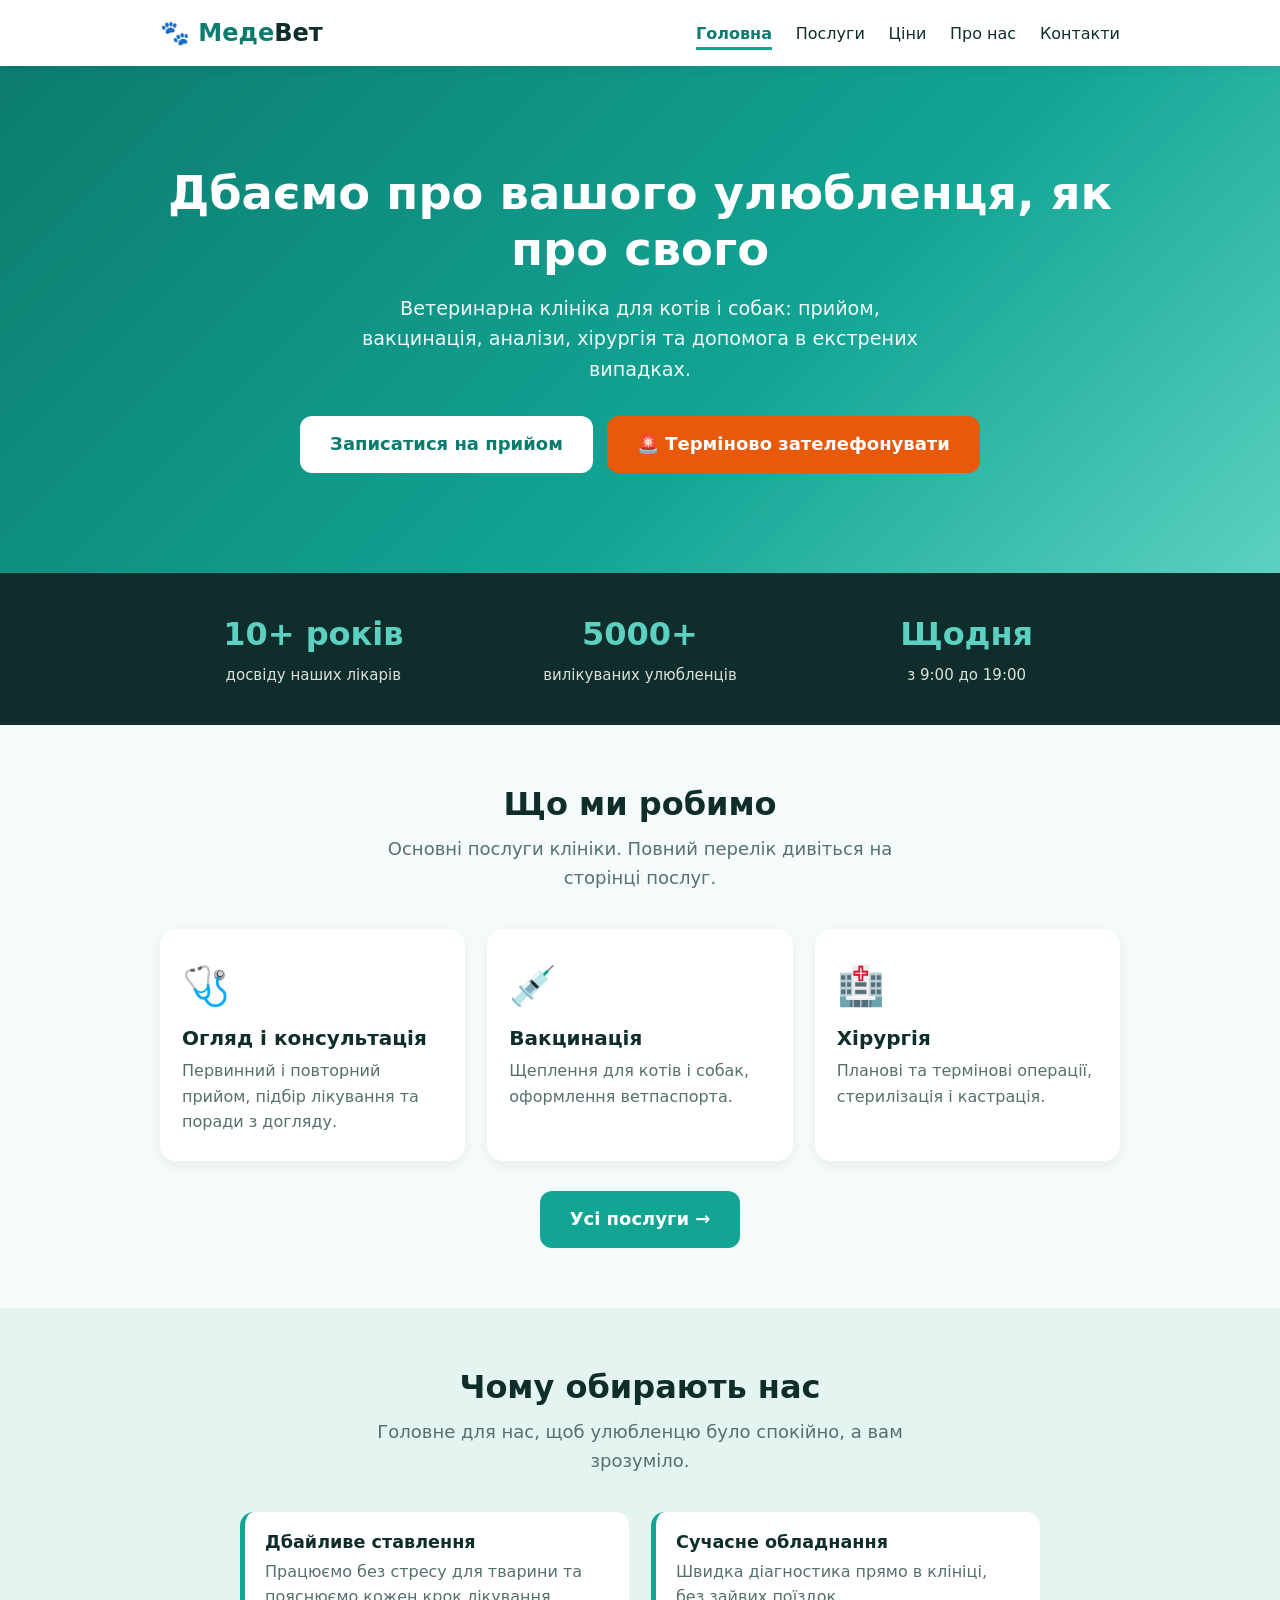
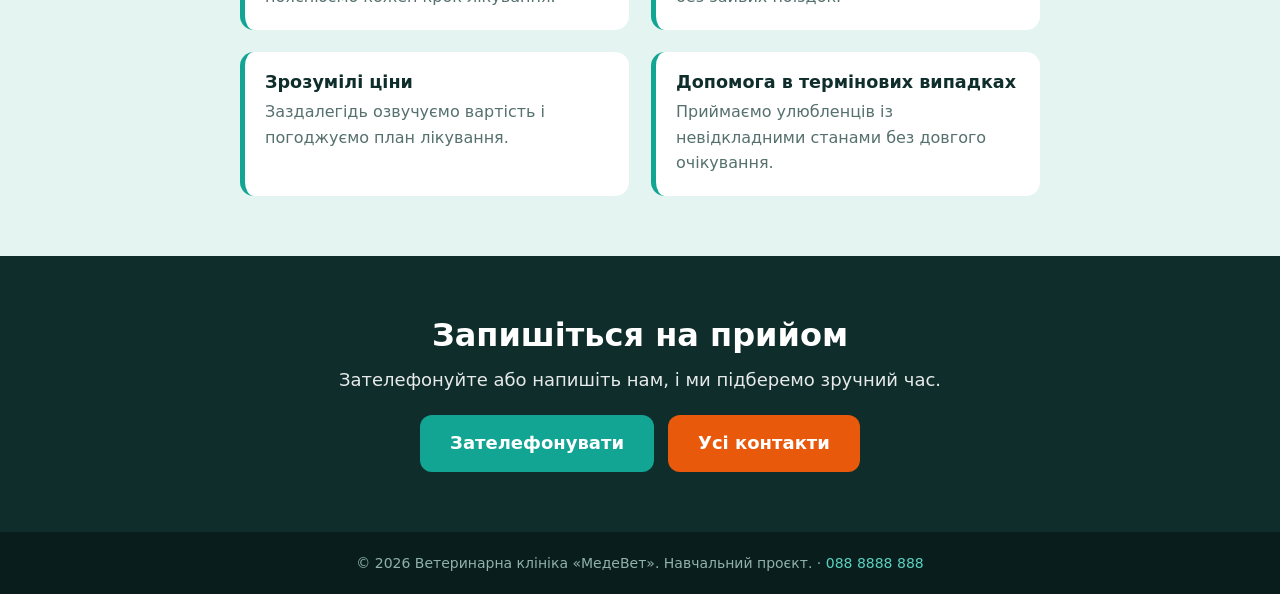
<file: index.html>
<!DOCTYPE html>
<html lang="uk">
<head>
  <meta charset="UTF-8">
  <meta name="viewport" content="width=device-width, initial-scale=1.0">
  <title>МедеВет — ветеринарна клініка</title>
  <meta name="description" content="Ветеринарна клініка «МедеВет»: прийом, вакцинація, аналізи, хірургія та допомога в екстрених випадках для котів і собак.">
  <!-- Підключаємо спільні стилі -->
  <link rel="stylesheet" href="style.css">
</head>
<body>

  <header>
    <div class="nav">
      <a class="logo" href="index.html">🐾 Меде<span>Вет</span></a>
      <nav>
        <a href="index.html" class="active">Головна</a>
        <a href="services.html">Послуги</a>
        <a href="prices.html">Ціни</a>
        <a href="about.html">Про нас</a>
        <a href="contacts.html">Контакти</a>
      </nav>
    </div>
  </header>

  <section class="hero">
    <div class="container">
      <h1>Дбаємо про вашого улюбленця, як про свого</h1>
      <p>Ветеринарна клініка для котів і собак: прийом, вакцинація, аналізи, хірургія та допомога в екстрених випадках.</p>
      <div class="btn-row">
        <a href="contacts.html" class="btn">Записатися на прийом</a>
        <a href="tel:+380888888888" class="btn btn-alert">🚨 Терміново зателефонувати</a>
      </div>
    </div>
  </section>

  <div class="stats">
    <div class="container">
      <div><strong>10+ років</strong><span>досвіду наших лікарів</span></div>
      <div><strong>5000+</strong><span>вилікуваних улюбленців</span></div>
      <div><strong>Щодня</strong><span>з 9:00 до 19:00</span></div>
    </div>
  </div>

  <section>
    <div class="container">
      <h2>Що ми робимо</h2>
      <p class="subtitle">Основні послуги клініки. Повний перелік дивіться на сторінці послуг.</p>
      <div class="cards">
        <div class="card">
          <div class="icon">🩺</div>
          <h3>Огляд і консультація</h3>
          <p>Первинний і повторний прийом, підбір лікування та поради з догляду.</p>
        </div>
        <div class="card">
          <div class="icon">💉</div>
          <h3>Вакцинація</h3>
          <p>Щеплення для котів і собак, оформлення ветпаспорта.</p>
        </div>
        <div class="card">
          <div class="icon">🏥</div>
          <h3>Хірургія</h3>
          <p>Планові та термінові операції, стерилізація і кастрація.</p>
        </div>
      </div>
      <div class="more"><a href="services.html" class="btn">Усі послуги →</a></div>
    </div>
  </section>

  <section style="background: var(--soft);">
    <div class="container">
      <h2>Чому обирають нас</h2>
      <p class="subtitle">Головне для нас, щоб улюбленцю було спокійно, а вам зрозуміло.</p>
      <div class="why">
        <div><h3>Дбайливе ставлення</h3><p>Працюємо без стресу для тварини та пояснюємо кожен крок лікування.</p></div>
        <div><h3>Сучасне обладнання</h3><p>Швидка діагностика прямо в клініці, без зайвих поїздок.</p></div>
        <div><h3>Зрозумілі ціни</h3><p>Заздалегідь озвучуємо вартість і погоджуємо план лікування.</p></div>
        <div><h3>Допомога в термінових випадках</h3><p>Приймаємо улюбленців із невідкладними станами без довгого очікування.</p></div>
      </div>
    </div>
  </section>

  <section class="cta">
    <div class="container">
      <h2>Запишіться на прийом</h2>
      <p>Зателефонуйте або напишіть нам, і ми підберемо зручний час.</p>
      <div class="btn-row">
        <a href="tel:+380888888888" class="btn">Зателефонувати</a>
        <a href="contacts.html" class="btn btn-alert">Усі контакти</a>
      </div>
    </div>
  </section>

  <footer>
    © 2026 Ветеринарна клініка «МедеВет». Навчальний проєкт. · <a href="tel:+380888888888">088 8888 888</a>
  </footer>

</body>
</html>
</file>
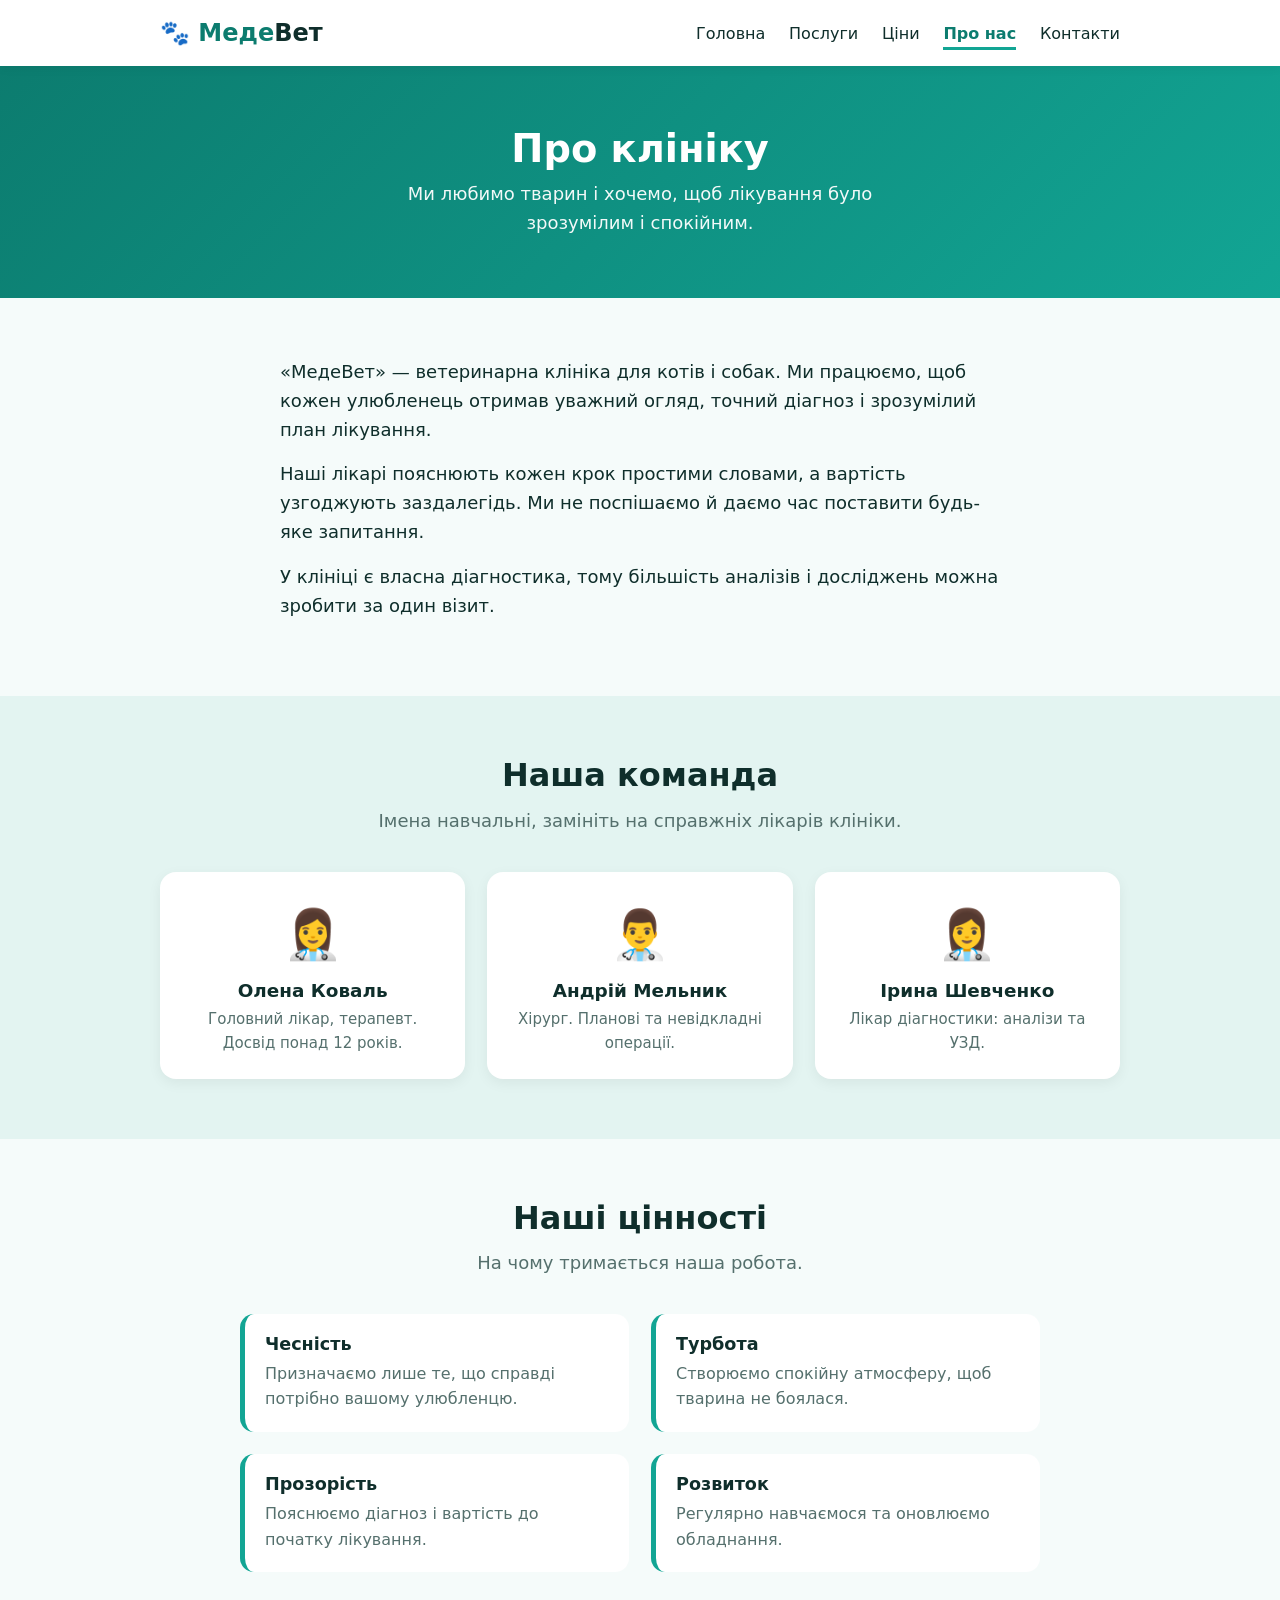
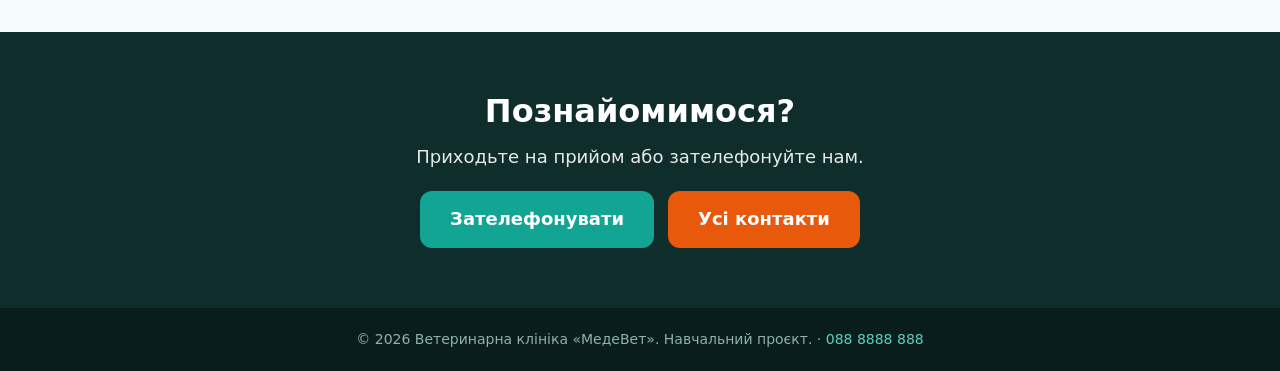
<file: about.html>
<!DOCTYPE html>
<html lang="uk">
<head>
  <meta charset="UTF-8">
  <meta name="viewport" content="width=device-width, initial-scale=1.0">
  <title>Про нас — МедеВет</title>
  <meta name="description" content="Про ветеринарну клініку «МедеВет»: наш підхід, команда лікарів і цінності.">
  <link rel="stylesheet" href="style.css">
</head>
<body>

  <header>
    <div class="nav">
      <a class="logo" href="index.html">🐾 Меде<span>Вет</span></a>
      <nav>
        <a href="index.html">Головна</a>
        <a href="services.html">Послуги</a>
        <a href="prices.html">Ціни</a>
        <a href="about.html" class="active">Про нас</a>
        <a href="contacts.html">Контакти</a>
      </nav>
    </div>
  </header>

  <div class="page-hero">
    <div class="container">
      <h1>Про клініку</h1>
      <p>Ми любимо тварин і хочемо, щоб лікування було зрозумілим і спокійним.</p>
    </div>
  </div>

  <section>
    <div class="container">
      <div class="text-block">
        <!-- Текст навчальний: заміни на реальну історію клініки -->
        <p>«МедеВет» — ветеринарна клініка для котів і собак. Ми працюємо, щоб кожен улюбленець отримав уважний огляд, точний діагноз і зрозумілий план лікування.</p>
        <p>Наші лікарі пояснюють кожен крок простими словами, а вартість узгоджують заздалегідь. Ми не поспішаємо й даємо час поставити будь-яке запитання.</p>
        <p>У клініці є власна діагностика, тому більшість аналізів і досліджень можна зробити за один візит.</p>
      </div>
    </div>
  </section>

  <section style="background: var(--soft);">
    <div class="container">
      <h2>Наша команда</h2>
      <p class="subtitle">Імена навчальні, замініть на справжніх лікарів клініки.</p>
      <div class="team">
        <div class="person">
          <div class="avatar">👩‍⚕️</div>
          <h3>Олена Коваль</h3>
          <p>Головний лікар, терапевт. Досвід понад 12 років.</p>
        </div>
        <div class="person">
          <div class="avatar">👨‍⚕️</div>
          <h3>Андрій Мельник</h3>
          <p>Хірург. Планові та невідкладні операції.</p>
        </div>
        <div class="person">
          <div class="avatar">👩‍⚕️</div>
          <h3>Ірина Шевченко</h3>
          <p>Лікар діагностики: аналізи та УЗД.</p>
        </div>
      </div>
    </div>
  </section>

  <section>
    <div class="container">
      <h2>Наші цінності</h2>
      <p class="subtitle">На чому тримається наша робота.</p>
      <div class="why">
        <div><h3>Чесність</h3><p>Призначаємо лише те, що справді потрібно вашому улюбленцю.</p></div>
        <div><h3>Турбота</h3><p>Створюємо спокійну атмосферу, щоб тварина не боялася.</p></div>
        <div><h3>Прозорість</h3><p>Пояснюємо діагноз і вартість до початку лікування.</p></div>
        <div><h3>Розвиток</h3><p>Регулярно навчаємося та оновлюємо обладнання.</p></div>
      </div>
    </div>
  </section>

  <section class="cta">
    <div class="container">
      <h2>Познайомимося?</h2>
      <p>Приходьте на прийом або зателефонуйте нам.</p>
      <div class="btn-row">
        <a href="tel:+380888888888" class="btn">Зателефонувати</a>
        <a href="contacts.html" class="btn btn-alert">Усі контакти</a>
      </div>
    </div>
  </section>

  <footer>
    © 2026 Ветеринарна клініка «МедеВет». Навчальний проєкт. · <a href="tel:+380888888888">088 8888 888</a>
  </footer>

</body>
</html>
</file>
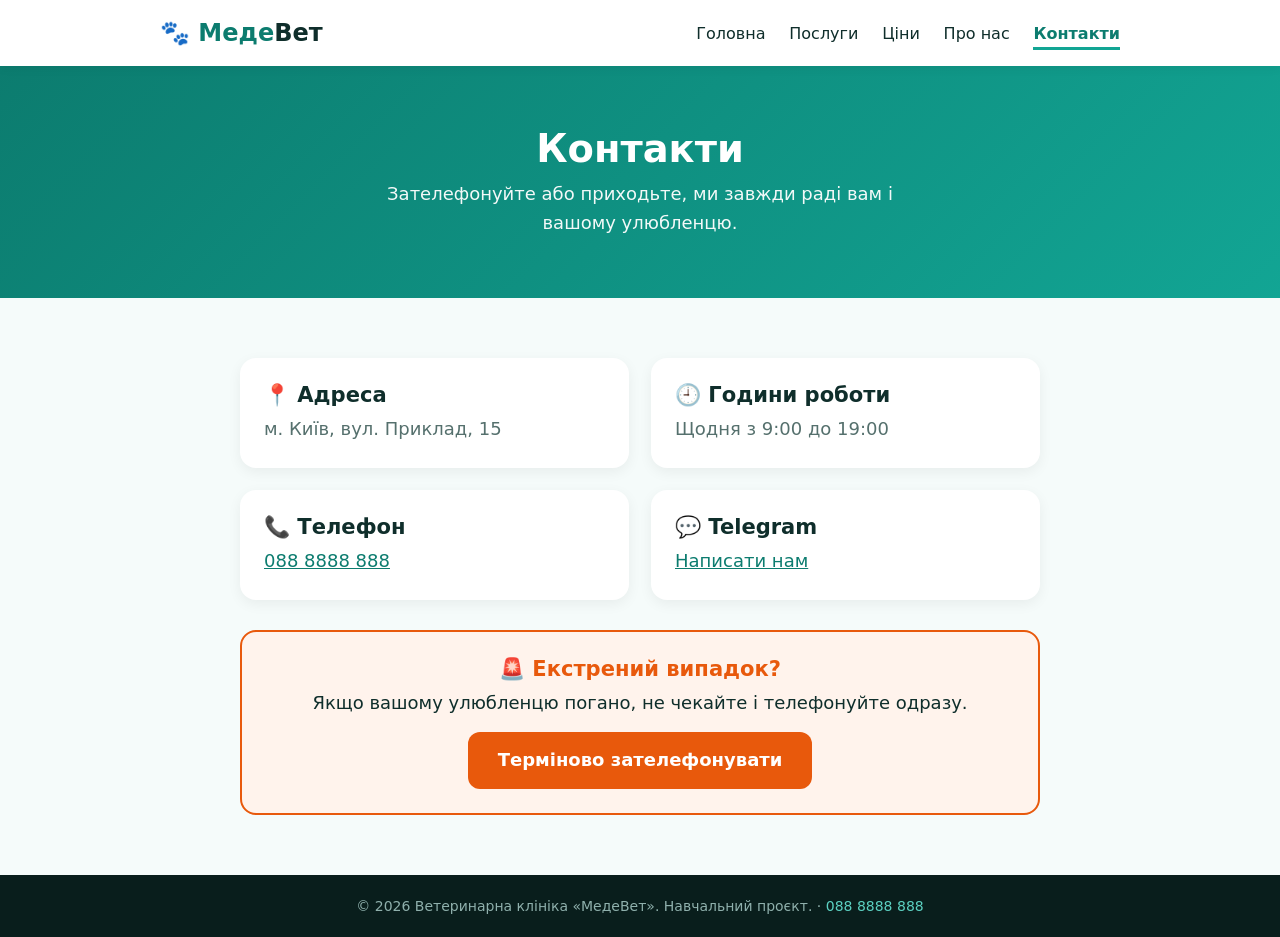
<file: contacts.html>
<!DOCTYPE html>
<html lang="uk">
<head>
  <meta charset="UTF-8">
  <meta name="viewport" content="width=device-width, initial-scale=1.0">
  <title>Контакти — МедеВет</title>
  <meta name="description" content="Контакти ветеринарної клініки «МедеВет»: адреса, телефон, години роботи.">
  <link rel="stylesheet" href="style.css">
</head>
<body>

  <header>
    <div class="nav">
      <a class="logo" href="index.html">🐾 Меде<span>Вет</span></a>
      <nav>
        <a href="index.html">Головна</a>
        <a href="services.html">Послуги</a>
        <a href="prices.html">Ціни</a>
        <a href="about.html">Про нас</a>
        <a href="contacts.html" class="active">Контакти</a>
      </nav>
    </div>
  </header>

  <div class="page-hero">
    <div class="container">
      <h1>Контакти</h1>
      <p>Зателефонуйте або приходьте, ми завжди раді вам і вашому улюбленцю.</p>
    </div>
  </div>

  <section>
    <div class="container">
      <div class="contact-grid">
        <div class="contact-card">
          <h3>📍 Адреса</h3>
          <!-- Адреса навчальна: заміни на реальну -->
          <p>м. Київ, вул. Приклад, 15</p>
        </div>
        <div class="contact-card">
          <h3>🕘 Години роботи</h3>
          <p>Щодня з 9:00 до 19:00</p>
        </div>
        <div class="contact-card">
          <h3>📞 Телефон</h3>
          <p><a href="tel:+380888888888">088 8888 888</a></p>
        </div>
        <div class="contact-card">
          <h3>💬 Telegram</h3>
          <p><a href="https://t.me/">Написати нам</a></p>
        </div>
      </div>

      <div class="urgent">
        <h3>🚨 Екстрений випадок?</h3>
        <p>Якщо вашому улюбленцю погано, не чекайте і телефонуйте одразу.</p>
        <a href="tel:+380888888888" class="btn btn-alert">Терміново зателефонувати</a>
      </div>
    </div>
  </section>

  <footer>
    © 2026 Ветеринарна клініка «МедеВет». Навчальний проєкт. · <a href="tel:+380888888888">088 8888 888</a>
  </footer>

</body>
</html>
</file>
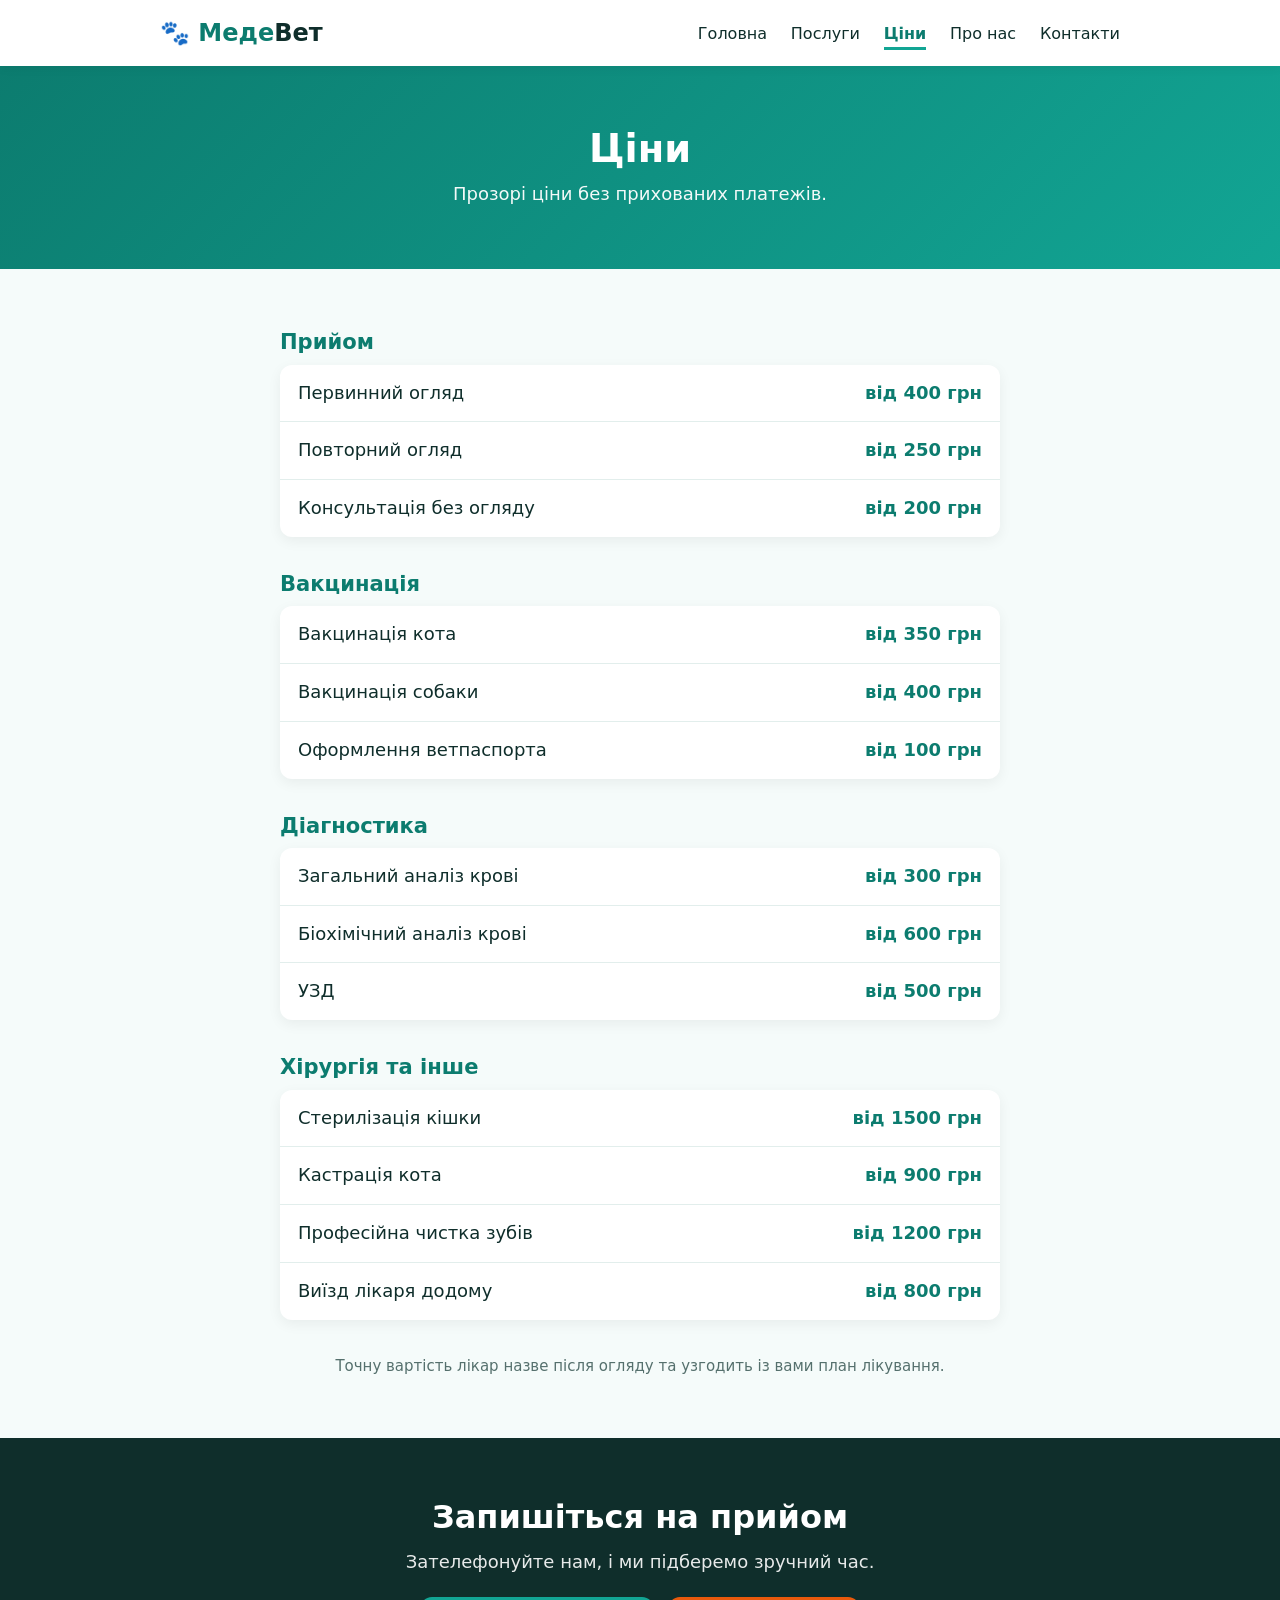
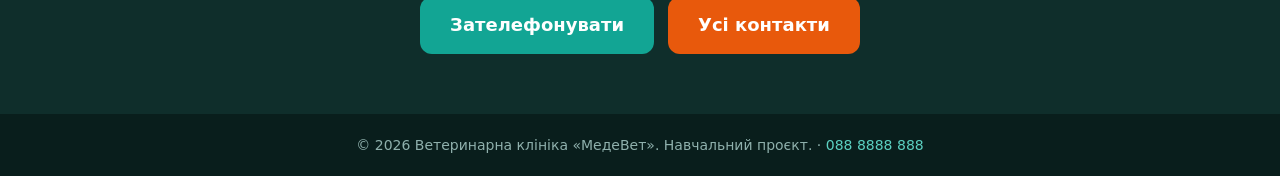
<file: prices.html>
<!DOCTYPE html>
<html lang="uk">
<head>
  <meta charset="UTF-8">
  <meta name="viewport" content="width=device-width, initial-scale=1.0">
  <title>Ціни — МедеВет</title>
  <meta name="description" content="Ціни на послуги ветеринарної клініки «МедеВет»: огляд, вакцинація, аналізи, УЗД, хірургія, виїзд лікаря.">
  <link rel="stylesheet" href="style.css">
</head>
<body>

  <header>
    <div class="nav">
      <a class="logo" href="index.html">🐾 Меде<span>Вет</span></a>
      <nav>
        <a href="index.html">Головна</a>
        <a href="services.html">Послуги</a>
        <a href="prices.html" class="active">Ціни</a>
        <a href="about.html">Про нас</a>
        <a href="contacts.html">Контакти</a>
      </nav>
    </div>
  </header>

  <div class="page-hero">
    <div class="container">
      <h1>Ціни</h1>
      <p>Прозорі ціни без прихованих платежів.</p>
    </div>
  </div>

  <section>
    <div class="container">

      <!-- Ціни навчальні: заміни на реальні -->
      <div class="price-group">
        <h3>Прийом</h3>
        <table>
          <tr><td>Первинний огляд</td><td>від 400 грн</td></tr>
          <tr><td>Повторний огляд</td><td>від 250 грн</td></tr>
          <tr><td>Консультація без огляду</td><td>від 200 грн</td></tr>
        </table>
      </div>

      <div class="price-group">
        <h3>Вакцинація</h3>
        <table>
          <tr><td>Вакцинація кота</td><td>від 350 грн</td></tr>
          <tr><td>Вакцинація собаки</td><td>від 400 грн</td></tr>
          <tr><td>Оформлення ветпаспорта</td><td>від 100 грн</td></tr>
        </table>
      </div>

      <div class="price-group">
        <h3>Діагностика</h3>
        <table>
          <tr><td>Загальний аналіз крові</td><td>від 300 грн</td></tr>
          <tr><td>Біохімічний аналіз крові</td><td>від 600 грн</td></tr>
          <tr><td>УЗД</td><td>від 500 грн</td></tr>
        </table>
      </div>

      <div class="price-group">
        <h3>Хірургія та інше</h3>
        <table>
          <tr><td>Стерилізація кішки</td><td>від 1500 грн</td></tr>
          <tr><td>Кастрація кота</td><td>від 900 грн</td></tr>
          <tr><td>Професійна чистка зубів</td><td>від 1200 грн</td></tr>
          <tr><td>Виїзд лікаря додому</td><td>від 800 грн</td></tr>
        </table>
      </div>

      <p class="note">Точну вартість лікар назве після огляду та узгодить із вами план лікування.</p>
    </div>
  </section>

  <section class="cta">
    <div class="container">
      <h2>Запишіться на прийом</h2>
      <p>Зателефонуйте нам, і ми підберемо зручний час.</p>
      <div class="btn-row">
        <a href="tel:+380888888888" class="btn">Зателефонувати</a>
        <a href="contacts.html" class="btn btn-alert">Усі контакти</a>
      </div>
    </div>
  </section>

  <footer>
    © 2026 Ветеринарна клініка «МедеВет». Навчальний проєкт. · <a href="tel:+380888888888">088 8888 888</a>
  </footer>

</body>
</html>
</file>
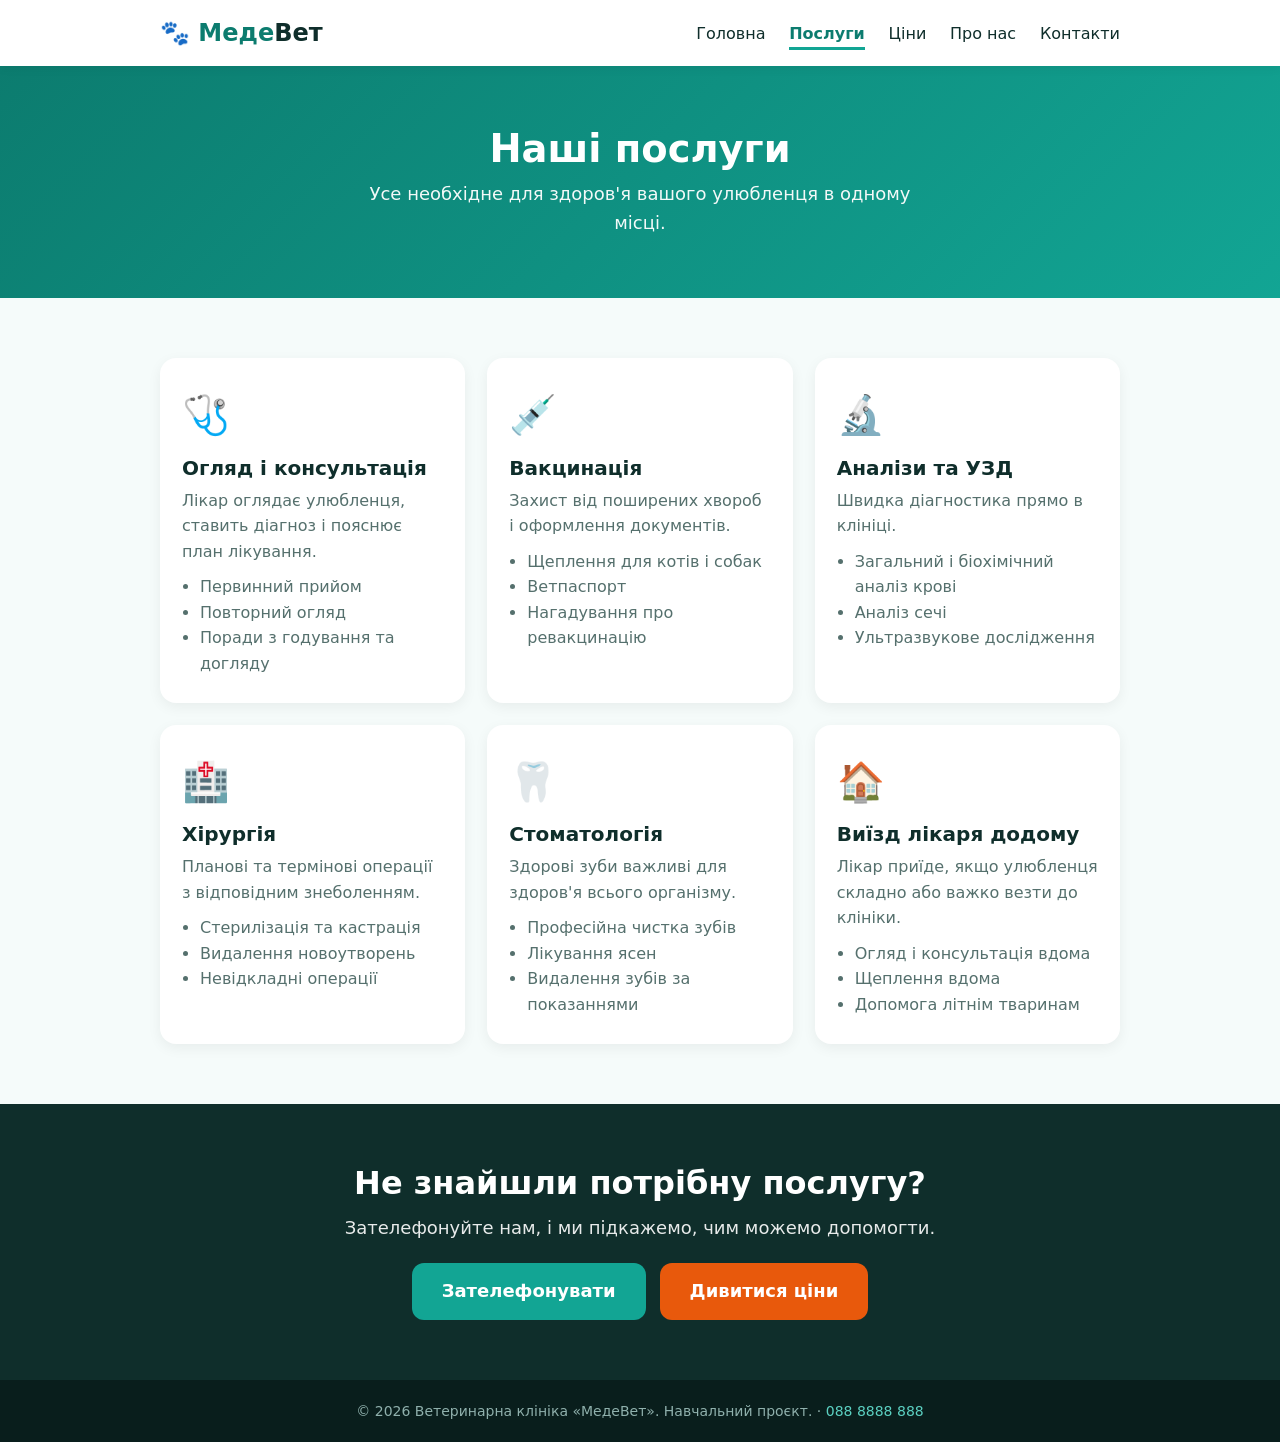
<file: services.html>
<!DOCTYPE html>
<html lang="uk">
<head>
  <meta charset="UTF-8">
  <meta name="viewport" content="width=device-width, initial-scale=1.0">
  <title>Послуги — МедеВет</title>
  <meta name="description" content="Послуги ветеринарної клініки «МедеВет»: огляд, вакцинація, аналізи та УЗД, хірургія, стоматологія, виїзд лікаря.">
  <link rel="stylesheet" href="style.css">
</head>
<body>

  <header>
    <div class="nav">
      <a class="logo" href="index.html">🐾 Меде<span>Вет</span></a>
      <nav>
        <a href="index.html">Головна</a>
        <a href="services.html" class="active">Послуги</a>
        <a href="prices.html">Ціни</a>
        <a href="about.html">Про нас</a>
        <a href="contacts.html">Контакти</a>
      </nav>
    </div>
  </header>

  <div class="page-hero">
    <div class="container">
      <h1>Наші послуги</h1>
      <p>Усе необхідне для здоров'я вашого улюбленця в одному місці.</p>
    </div>
  </div>

  <section>
    <div class="container">
      <div class="cards">
        <div class="card">
          <div class="icon">🩺</div>
          <h3>Огляд і консультація</h3>
          <p>Лікар оглядає улюбленця, ставить діагноз і пояснює план лікування.</p>
          <ul>
            <li>Первинний прийом</li>
            <li>Повторний огляд</li>
            <li>Поради з годування та догляду</li>
          </ul>
        </div>
        <div class="card">
          <div class="icon">💉</div>
          <h3>Вакцинація</h3>
          <p>Захист від поширених хвороб і оформлення документів.</p>
          <ul>
            <li>Щеплення для котів і собак</li>
            <li>Ветпаспорт</li>
            <li>Нагадування про ревакцинацію</li>
          </ul>
        </div>
        <div class="card">
          <div class="icon">🔬</div>
          <h3>Аналізи та УЗД</h3>
          <p>Швидка діагностика прямо в клініці.</p>
          <ul>
            <li>Загальний і біохімічний аналіз крові</li>
            <li>Аналіз сечі</li>
            <li>Ультразвукове дослідження</li>
          </ul>
        </div>
        <div class="card">
          <div class="icon">🏥</div>
          <h3>Хірургія</h3>
          <p>Планові та термінові операції з відповідним знеболенням.</p>
          <ul>
            <li>Стерилізація та кастрація</li>
            <li>Видалення новоутворень</li>
            <li>Невідкладні операції</li>
          </ul>
        </div>
        <div class="card">
          <div class="icon">🦷</div>
          <h3>Стоматологія</h3>
          <p>Здорові зуби важливі для здоров'я всього організму.</p>
          <ul>
            <li>Професійна чистка зубів</li>
            <li>Лікування ясен</li>
            <li>Видалення зубів за показаннями</li>
          </ul>
        </div>
        <div class="card">
          <div class="icon">🏠</div>
          <h3>Виїзд лікаря додому</h3>
          <p>Лікар приїде, якщо улюбленця складно або важко везти до клініки.</p>
          <ul>
            <li>Огляд і консультація вдома</li>
            <li>Щеплення вдома</li>
            <li>Допомога літнім тваринам</li>
          </ul>
        </div>
      </div>
    </div>
  </section>

  <section class="cta">
    <div class="container">
      <h2>Не знайшли потрібну послугу?</h2>
      <p>Зателефонуйте нам, і ми підкажемо, чим можемо допомогти.</p>
      <div class="btn-row">
        <a href="tel:+380888888888" class="btn">Зателефонувати</a>
        <a href="prices.html" class="btn btn-alert">Дивитися ціни</a>
      </div>
    </div>
  </section>

  <footer>
    © 2026 Ветеринарна клініка «МедеВет». Навчальний проєкт. · <a href="tel:+380888888888">088 8888 888</a>
  </footer>

</body>
</html>
</file>
<file: style.css>
/* ============================================================
   Спільні стилі для всіх сторінок сайту «МедеВет».
   Один файл підключається до кожної сторінки через <link>.
   Змінив тут колір чи шрифт, і він зміниться на всіх сторінках.
   ============================================================ */

:root {
  --bg: #f5fbfa;
  --dark: #0f2e2b;
  --accent: #12a594;
  --accent-dark: #0c7c6f;
  --alert: #e8590c;
  --card: #ffffff;
  --muted: #55706d;
  --soft: #e3f4f1;
}

* { margin: 0; padding: 0; box-sizing: border-box; }

body {
  font-family: system-ui, -apple-system, "Segoe UI", Roboto, sans-serif;
  background: var(--bg);
  color: var(--dark);
  line-height: 1.6;
  font-size: 18px;
}

h1, h2, h3 { line-height: 1.2; }
a { color: var(--accent-dark); }

.container { max-width: 1000px; margin: 0 auto; padding: 0 20px; }
section { padding: 60px 0; }
section h2 { font-size: 2rem; text-align: center; margin-bottom: 12px; }
.subtitle { text-align: center; color: var(--muted); max-width: 560px; margin: 0 auto 36px; }

/* ---------- Шапка та меню ---------- */
header { background: #fff; position: sticky; top: 0; z-index: 10; box-shadow: 0 2px 10px rgba(0,0,0,0.06); }
.nav { display: flex; justify-content: space-between; align-items: center; flex-wrap: wrap; gap: 8px; padding: 14px 20px; max-width: 1000px; margin: 0 auto; }
.logo { font-size: 1.5rem; font-weight: 800; color: var(--accent-dark); text-decoration: none; }
.logo span { color: var(--dark); }
.nav nav a { color: var(--dark); text-decoration: none; margin-left: 18px; font-size: 16px; padding-bottom: 4px; }
.nav nav a:hover { color: var(--accent); }
/* Підсвічення поточної сторінки в меню */
.nav nav a.active { color: var(--accent-dark); font-weight: 700; border-bottom: 3px solid var(--accent); }

/* ---------- Кнопки ---------- */
.btn {
  display: inline-block;
  background: var(--accent);
  color: #fff;
  padding: 14px 30px;
  border-radius: 12px;
  text-decoration: none;
  font-weight: 700;
  transition: background 0.2s, transform 0.2s;
}
.btn:hover { background: var(--accent-dark); transform: translateY(-2px); }
.btn-alert { background: var(--alert); }
.btn-alert:hover { background: #c24a08; }
.btn-row { display: flex; gap: 14px; justify-content: center; flex-wrap: wrap; }

/* ---------- Головний екран ---------- */
.hero {
  background: linear-gradient(135deg, #0c7c6f, #12a594 60%, #5cd1c2);
  color: #fff;
  text-align: center;
  padding: 100px 0;
}
.hero h1 { font-size: 2.9rem; margin-bottom: 16px; }
.hero p { font-size: 1.2rem; max-width: 600px; margin: 0 auto 30px; opacity: 0.95; }
.hero .btn { background: #fff; color: var(--accent-dark); }
.hero .btn:hover { background: var(--soft); }
.hero .btn-alert { background: var(--alert); color: #fff; }

/* Заголовок внутрішніх сторінок */
.page-hero {
  background: linear-gradient(135deg, #0c7c6f, #12a594);
  color: #fff;
  text-align: center;
  padding: 60px 0;
}
.page-hero h1 { font-size: 2.4rem; margin-bottom: 8px; }
.page-hero p { opacity: 0.95; max-width: 560px; margin: 0 auto; }

/* ---------- Цифри ---------- */
.stats { background: var(--dark); color: #fff; padding: 36px 0; }
.stats .container { display: grid; grid-template-columns: repeat(3, 1fr); gap: 20px; text-align: center; }
.stats strong { display: block; font-size: 2rem; color: #5cd1c2; }
.stats span { font-size: 15px; opacity: 0.85; }

/* ---------- Картки послуг ---------- */
.cards { display: grid; grid-template-columns: repeat(3, 1fr); gap: 22px; }
.card { background: var(--card); padding: 26px 22px; border-radius: 16px; box-shadow: 0 4px 14px rgba(0,0,0,0.06); }
.card .icon { font-size: 2.4rem; }
.card h3 { margin: 10px 0 8px; font-size: 1.25rem; }
.card p { color: var(--muted); font-size: 16px; }
.card ul { margin: 10px 0 0 18px; color: var(--muted); font-size: 16px; }
.more { text-align: center; margin-top: 30px; }

/* ---------- Чому ми ---------- */
.why { display: grid; grid-template-columns: repeat(2, 1fr); gap: 22px; max-width: 800px; margin: 0 auto; }
.why div { background: var(--card); padding: 20px; border-radius: 14px; border-left: 5px solid var(--accent); }
.why h3 { margin-bottom: 6px; font-size: 1.1rem; }
.why p { color: var(--muted); font-size: 16px; }

/* ---------- Таблиця цін ---------- */
.price-group { max-width: 720px; margin: 0 auto 34px; }
.price-group h3 { margin-bottom: 10px; color: var(--accent-dark); }
table { width: 100%; border-collapse: collapse; background: var(--card); border-radius: 12px; overflow: hidden; box-shadow: 0 4px 14px rgba(0,0,0,0.06); }
td { padding: 14px 18px; border-bottom: 1px solid #e2eeec; }
tr:last-child td { border-bottom: none; }
td:last-child { text-align: right; font-weight: 700; color: var(--accent-dark); white-space: nowrap; }
.note { text-align: center; color: var(--muted); font-size: 15px; margin-top: 10px; }

/* ---------- Про нас ---------- */
.text-block { max-width: 720px; margin: 0 auto; }
.text-block p { margin-bottom: 16px; }
.team { display: grid; grid-template-columns: repeat(3, 1fr); gap: 22px; }
.person { background: var(--card); padding: 24px; border-radius: 16px; text-align: center; box-shadow: 0 4px 14px rgba(0,0,0,0.06); }
.person .avatar { font-size: 3rem; }
.person h3 { margin: 8px 0 4px; font-size: 1.15rem; }
.person p { color: var(--muted); font-size: 15px; }

/* ---------- Контакти ---------- */
.contact-grid { display: grid; grid-template-columns: repeat(2, 1fr); gap: 22px; max-width: 800px; margin: 0 auto; }
.contact-card { background: var(--card); padding: 24px; border-radius: 16px; box-shadow: 0 4px 14px rgba(0,0,0,0.06); }
.contact-card h3 { margin-bottom: 8px; }
.contact-card p { color: var(--muted); }
.urgent { max-width: 800px; margin: 30px auto 0; background: #fff3ec; border: 2px solid var(--alert); border-radius: 16px; padding: 24px; text-align: center; }
.urgent h3 { color: var(--alert); margin-bottom: 8px; }
.urgent .btn { margin-top: 14px; }

/* ---------- Заклик до дії внизу сторінки ---------- */
.cta { background: var(--dark); color: #fff; text-align: center; }
.cta p { opacity: 0.9; margin-bottom: 20px; }

/* ---------- Підвал ---------- */
footer { background: #091e1c; color: #8fb0ac; text-align: center; padding: 20px; font-size: 14px; }
footer a { color: #5cd1c2; text-decoration: none; }

/* ---------- Телефони ---------- */
@media (max-width: 720px) {
  .cards, .why, .team, .contact-grid { grid-template-columns: 1fr; }
  .stats .container { grid-template-columns: 1fr; }
  .hero { padding: 70px 0; }
  .hero h1 { font-size: 2.1rem; }
  .page-hero h1 { font-size: 1.9rem; }
  .nav { justify-content: center; }
  .nav nav a { margin: 0 8px; font-size: 15px; }
  section { padding: 44px 0; }
}
</file>
